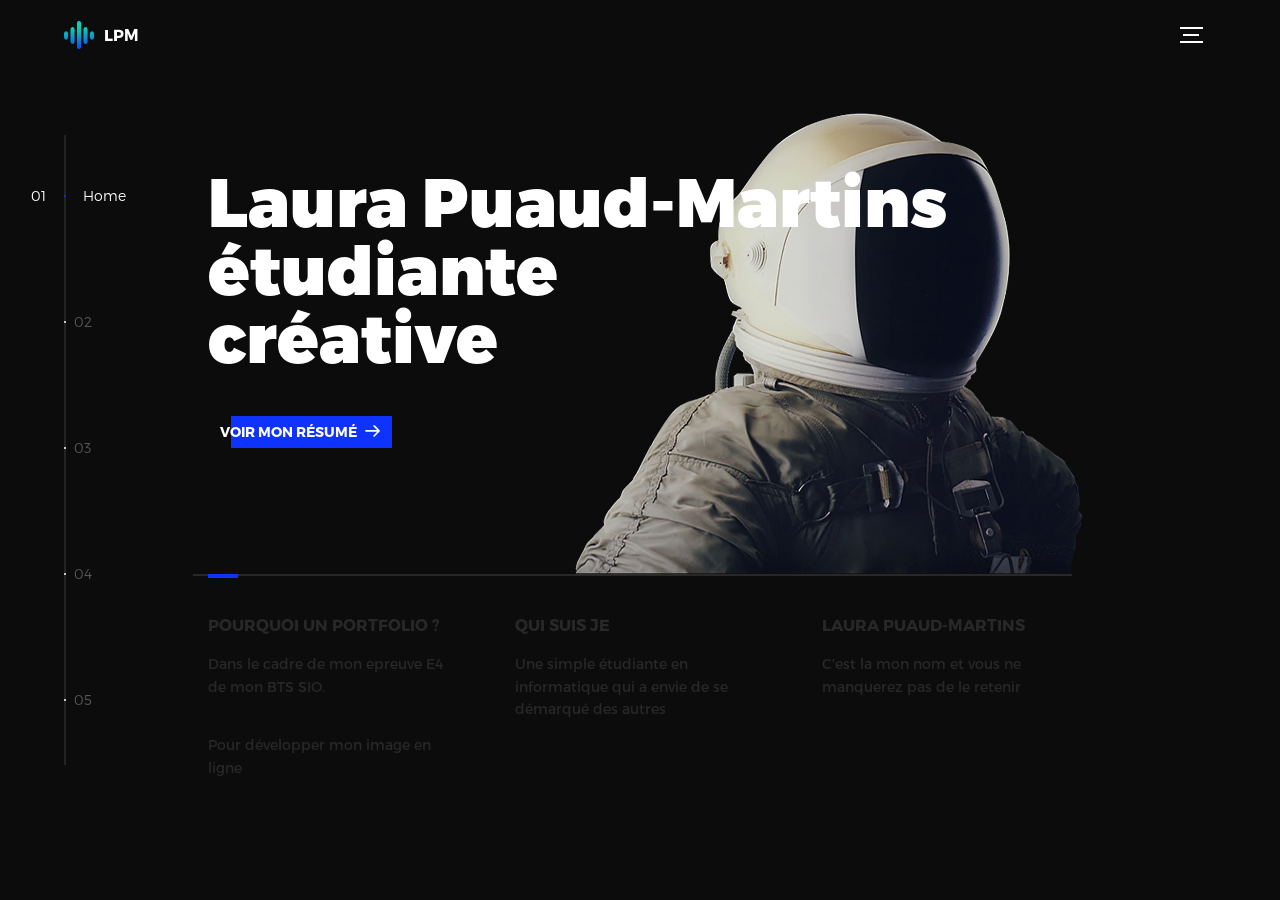
<file: index.html>
<!DOCTYPE html>
<html lang="en">
<head>
  <title>Global</title>
  <meta charset="utf-8">
  <meta name="viewport" content="width=device-width, initial-scale=1">
  <meta http-equiv="X-UA-Compatible" content="IE=edge">
  <meta name="description" content="HTML5 website template">
  <meta name="keywords" content="global, template, html, sass, jquery">
  <meta name="author" content="Bucky Maler">
  <link rel="stylesheet" href="assets/css/main.css">
</head>
<body>

<!-- notification for small viewports and landscape oriented smartphones -->
<div class="device-notification">
  <a class="device-notification--logo" href="#0">
    <img src="assets/img/logo.png" alt="LPM">
    <p>LPM</p>
  </a>
  <p class="device-notification--message">Global has so much to offer that we must request you orient your device to portrait or find a larger screen. You won't be disappointed.</p>
</div>

<div class="perspective effect-rotate-left">
  <div class="container"><div class="outer-nav--return"></div>
    <div id="viewport" class="l-viewport">
      <div class="l-wrapper">
        <header class="header">
          <a class="header--logo" href="#0">
            <img src="assets/img/logo.png" alt="LPM">
            <p>LPM</p>
          </a>
          <button class="header--cta cta">Contacter moi</button>
          <div class="header--nav-toggle">
            <span></span>
          </div>
        </header>
        <nav class="l-side-nav">
          <ul class="side-nav">
            <li class="is-active"><span>Home</span></li>
            <li><span>Works</span></li>
            <li><span>About</span></li>
            <li><span>Contact</span></li>
            <li><span>Resume</span></li>
          </ul>
        </nav>
        <ul class="l-main-content main-content">
          <li class="l-section section section--is-active">
            <div class="intro">
              <div class="intro--banner">
                <h1>Laura Puaud-Martins<br>étudiante<br>créative</h1>
                <button class="cta">Voir Mon résumé
                  <svg version="1.1" id="Layer_1" xmlns="http://www.w3.org/2000/svg" xmlns:xlink="http://www.w3.org/1999/xlink" x="0px" y="0px" viewBox="0 0 150 118" style="enable-background:new 0 0 150 118;" xml:space="preserve">
                  <g transform="translate(0.000000,118.000000) scale(0.100000,-0.100000)">
                    <path d="M870,1167c-34-17-55-57-46-90c3-15,81-100,194-211l187-185l-565-1c-431,0-571-3-590-13c-55-28-64-94-18-137c21-20,33-20,597-20h575l-192-193C800,103,794,94,849,39c20-20,39-29,61-29c28,0,63,30,298,262c147,144,272,271,279,282c30,51,23,60-219,304C947,1180,926,1196,870,1167z"/>
                  </g>
                  </svg>
                  <span class="btn-background"></span>
                </button>
                <img src="assets/img/introduction-visual.png" alt="Welcome">
              </div>
              <div class="intro--options">
                <a href="#0">
                  <h3>Pourquoi un portfolio ?</h3>
                  <p>Dans le cadre de mon epreuve E4 de mon BTS SIO.</p> <br>
                  <p>Pour développer mon image en ligne</p>
                </a>
                <a href="#0">
                  <h3>Qui Suis Je</h3>
                  <p>Une simple étudiante en informatique qui a envie de se démarqué des autres</p>
                </a>
                <a href="#0">
                  <h3>Laura Puaud-Martins</h3>
                  <p>C'est la mon nom et vous ne manquerez pas de le retenir</p>
                </a>
              </div>
            </div>
          </li>
          <li class="l-section section">
            <div class="work">
              <h2>Dernier Projet</h2>
              <div class="work--lockup">
                <ul class="slider">
                  <li class="slider--item slider--item-left">
                    <a href="#0">
                      <div class="slider--item-image">
                        <img src="assets/img/work-victory.jpg" alt="Victory">
                      </div>
                      <p class="slider--item-title">LeReboursAuto</p>
                      <p class="slider--item-description">Application JavaFX d'une simulation d'auto ecole</p>
                    </a>
                  </li>
                  <li class="slider--item slider--item-center">
                    <a href="#0">
                      <div class="slider--item-image">
                        <img src="assets/img/work-metiew-smith.jpg" alt="Metiew and Smith">
                      </div>
                      <p class="slider--item-title">LeReboursFormation</p>
                      <p class="slider--item-description">Application web d'un site de gestion de formations</p>
                    </a>
                  </li>
                  <li class="slider--item slider--item-right">
                    <a href="#0">
                      <div class="slider--item-image">
                        <img src="assets/img/work-alex-nowak.jpg" alt="Alex Nowak">
                      </div>
                      <p class="slider--item-title">EldenDring</p>
                      <p class="slider--item-description">Mini Jeu Java inspiré d'elden ring</p>
                    </a>
                  </li>
                </ul>
                <div class="slider--prev">
                  <svg version="1.1" id="Layer_1" xmlns="http://www.w3.org/2000/svg" xmlns:xlink="http://www.w3.org/1999/xlink" x="0px" y="0px"
                  viewBox="0 0 150 118" style="enable-background:new 0 0 150 118;" xml:space="preserve">
                  <g transform="translate(0.000000,118.000000) scale(0.100000,-0.100000)">
                    <path d="M561,1169C525,1155,10,640,3,612c-3-13,1-36,8-52c8-15,134-145,281-289C527,41,562,10,590,10c22,0,41,9,61,29
                    c55,55,49,64-163,278L296,510h575c564,0,576,0,597,20c46,43,37,109-18,137c-19,10-159,13-590,13l-565,1l182,180
                    c101,99,187,188,193,199c16,30,12,57-12,84C631,1174,595,1183,561,1169z"/>
                  </g>
                  </svg>
                </div>
                <div class="slider--next">
                  <svg version="1.1" id="Layer_1" xmlns="http://www.w3.org/2000/svg" xmlns:xlink="http://www.w3.org/1999/xlink" x="0px" y="0px" viewBox="0 0 150 118" style="enable-background:new 0 0 150 118;" xml:space="preserve">
                  <g transform="translate(0.000000,118.000000) scale(0.100000,-0.100000)">
                    <path d="M870,1167c-34-17-55-57-46-90c3-15,81-100,194-211l187-185l-565-1c-431,0-571-3-590-13c-55-28-64-94-18-137c21-20,33-20,597-20h575l-192-193C800,103,794,94,849,39c20-20,39-29,61-29c28,0,63,30,298,262c147,144,272,271,279,282c30,51,23,60-219,304C947,1180,926,1196,870,1167z"/>
                  </g>
                  </svg>
                </div>
              </div>
            </div>
          </li>
          <li class="l-section section">
            <div class="about">
              <div class="about--banner">
                <h2>We<br>believe in<br>passionate<br>people</h2>
                <a href="#0">Career
                  <span>
                    <svg version="1.1" id="Layer_1" xmlns="http://www.w3.org/2000/svg" xmlns:xlink="http://www.w3.org/1999/xlink" x="0px" y="0px" viewBox="0 0 150 118" style="enable-background:new 0 0 150 118;" xml:space="preserve">
                    <g transform="translate(0.000000,118.000000) scale(0.100000,-0.100000)">
                      <path d="M870,1167c-34-17-55-57-46-90c3-15,81-100,194-211l187-185l-565-1c-431,0-571-3-590-13c-55-28-64-94-18-137c21-20,33-20,597-20h575l-192-193C800,103,794,94,849,39c20-20,39-29,61-29c28,0,63,30,298,262c147,144,272,271,279,282c30,51,23,60-219,304C947,1180,926,1196,870,1167z"/>
                    </g>
                    </svg>
                  </span>
                </a>
                <img src="assets/img/about-visual.png" alt="About Us">
              </div>
              <div class="about--options">
                <a href="#0">
                  <h3>Winners</h3>
                </a>
                <a href="#0">
                  <h3>Philosophy</h3>
                </a>
                <a href="#0">
                  <h3>History</h3>
                </a>
              </div>
            </div>
          </li>
          <li class="l-section section">
            <div class="contact">
              <div class="contact--lockup">
                <div class="modal">
                  <div class="modal--information">
                    <p>Pawia 5, 31-154 Kraków, Poland</p>
                    <a href="mailto:ouremail@gmail.com">ouremail@gmail.com</a>
                    <a href="tel:+148126287560">+48 12 628 75 60</a>
                  </div>
                  <ul class="modal--options">
                    <li><a href="#0">Bēhance</a></li>
                    <li><a href="#0">dribbble</a></li>
                    <li><a href="mailto:ouremail@gmail.com">Contact Us</a></li>
                  </ul>
                </div>
              </div>
            </div>
          </li>
          <li class="l-section section">
            <div class="hire">
              <h2>You want us to do</h2>
              <!-- checkout formspree.io for easy form setup -->
              <form class="work-request">
                <div class="work-request--options">
                  <span class="options-a">
                    <input id="opt-1" type="checkbox" value="app design">
                    <label for="opt-1">
                      <svg version="1.1" id="Layer_1" xmlns="http://www.w3.org/2000/svg" xmlns:xlink="http://www.w3.org/1999/xlink" x="0px" y="0px"
                      viewBox="0 0 150 111" style="enable-background:new 0 0 150 111;" xml:space="preserve">
                      <g transform="translate(0.000000,111.000000) scale(0.100000,-0.100000)">
                        <path d="M950,705L555,310L360,505C253,612,160,700,155,700c-6,0-44-34-85-75l-75-75l278-278L550-5l475,475c261,261,475,480,475,485c0,13-132,145-145,145C1349,1100,1167,922,950,705z"/>
                      </g>
                      </svg>
                      App Design
                    </label>
                    <input id="opt-2" type="checkbox" value="graphic design">
                    <label for="opt-2">
                      <svg version="1.1" id="Layer_1" xmlns="http://www.w3.org/2000/svg" xmlns:xlink="http://www.w3.org/1999/xlink" x="0px" y="0px"
                      viewBox="0 0 150 111" style="enable-background:new 0 0 150 111;" xml:space="preserve">
                      <g transform="translate(0.000000,111.000000) scale(0.100000,-0.100000)">
                        <path d="M950,705L555,310L360,505C253,612,160,700,155,700c-6,0-44-34-85-75l-75-75l278-278L550-5l475,475c261,261,475,480,475,485c0,13-132,145-145,145C1349,1100,1167,922,950,705z"/>
                      </g>
                      </svg>
                      Graphic Design
                    </label>
                    <input id="opt-3" type="checkbox" value="motion design">
                    <label for="opt-3">
                      <svg version="1.1" id="Layer_1" xmlns="http://www.w3.org/2000/svg" xmlns:xlink="http://www.w3.org/1999/xlink" x="0px" y="0px"
                      viewBox="0 0 150 111" style="enable-background:new 0 0 150 111;" xml:space="preserve">
                      <g transform="translate(0.000000,111.000000) scale(0.100000,-0.100000)">
                        <path d="M950,705L555,310L360,505C253,612,160,700,155,700c-6,0-44-34-85-75l-75-75l278-278L550-5l475,475c261,261,475,480,475,485c0,13-132,145-145,145C1349,1100,1167,922,950,705z"/>
                      </g>
                      </svg>
                      Motion Design
                    </label>
                  </span>
                  <span class="options-b">
                    <input id="opt-4" type="checkbox" value="ux design">
                    <label for="opt-4">
                      <svg version="1.1" id="Layer_1" xmlns="http://www.w3.org/2000/svg" xmlns:xlink="http://www.w3.org/1999/xlink" x="0px" y="0px"
                      viewBox="0 0 150 111" style="enable-background:new 0 0 150 111;" xml:space="preserve">
                      <g transform="translate(0.000000,111.000000) scale(0.100000,-0.100000)">
                        <path d="M950,705L555,310L360,505C253,612,160,700,155,700c-6,0-44-34-85-75l-75-75l278-278L550-5l475,475c261,261,475,480,475,485c0,13-132,145-145,145C1349,1100,1167,922,950,705z"/>
                      </g>
                      </svg>
                      UX Design
                    </label>
                    <input id="opt-5" type="checkbox" value="webdesign">
                    <label for="opt-5">
                      <svg version="1.1" id="Layer_1" xmlns="http://www.w3.org/2000/svg" xmlns:xlink="http://www.w3.org/1999/xlink" x="0px" y="0px"
                      viewBox="0 0 150 111" style="enable-background:new 0 0 150 111;" xml:space="preserve">
                      <g transform="translate(0.000000,111.000000) scale(0.100000,-0.100000)">
                        <path d="M950,705L555,310L360,505C253,612,160,700,155,700c-6,0-44-34-85-75l-75-75l278-278L550-5l475,475c261,261,475,480,475,485c0,13-132,145-145,145C1349,1100,1167,922,950,705z"/>
                      </g>
                      </svg>
                      Webdesign
                    </label>
                    <input id="opt-6" type="checkbox" value="marketing">
                    <label for="opt-6">
                      <svg version="1.1" id="Layer_1" xmlns="http://www.w3.org/2000/svg" xmlns:xlink="http://www.w3.org/1999/xlink" x="0px" y="0px"
                      viewBox="0 0 150 111" style="enable-background:new 0 0 150 111;" xml:space="preserve">
                      <g transform="translate(0.000000,111.000000) scale(0.100000,-0.100000)">
                        <path d="M950,705L555,310L360,505C253,612,160,700,155,700c-6,0-44-34-85-75l-75-75l278-278L550-5l475,475c261,261,475,480,475,485c0,13-132,145-145,145C1349,1100,1167,922,950,705z"/>
                      </g>
                      </svg>
                      Marketing
                    </label>
                  </span>
                </div>
                <div class="work-request--information">
                  <div class="information-name">
                    <input id="name" type="text" spellcheck="false">
                    <label for="name">Name</label>
                  </div>
                  <div class="information-email">
                    <input id="email" type="email" spellcheck="false">
                    <label for="email">Email</label>
                  </div>
                </div>
                <input type="submit" value="Send Request">
              </form>
            </div>
          </li>
        </ul>
      </div>
    </div>
  </div>
  <ul class="outer-nav">
    <li class="is-active">Home</li>
    <li>Works</li>
    <li>About</li>
    <li>Contact</li>
    <li>Hire us</li>
  </ul>
</div>

<script src="https://ajax.googleapis.com/ajax/libs/jquery/2.2.4/jquery.min.js"></script>
<script>window.jQuery || document.write('<script src="assets/js/vendor/jquery-2.2.4.min.js"><\/script>')</script>
<script src="assets/js/functions-min.js"></script>
</body>
</html>
</file>
<file: assets/css/main.css>
@font-face{font-family:'Montserrat';src:url("fonts/Montserrat-Black.eot");src:local("☺"),url("fonts/Montserrat-Black.woff") format("woff"),url("fonts/Montserrat-Black.ttf") format("truetype"),url("fonts/Montserrat-Black.svg") format("svg");font-weight:900;font-style:normal}@font-face{font-family:'Montserrat';src:url("fonts/Montserrat-Bold.eot");src:local("☺"),url("fonts/Montserrat-Bold.woff") format("woff"),url("fonts/Montserrat-Bold.ttf") format("truetype"),url("fonts/Montserrat-Bold.svg") format("svg");font-weight:700;font-style:normal}@font-face{font-family:'Montserrat';src:url("fonts/Montserrat-Regular.eot");src:local("☺"),url("fonts/Montserrat-Regular.woff") format("woff"),url("fonts/Montserrat-Regular.ttf") format("truetype"),url("fonts/Montserrat-Regular.svg") format("svg");font-weight:400;font-style:normal}@font-face{font-family:'Montserrat';src:url("fonts/Montserrat-Light.eot");src:local("☺"),url("fonts/Montserrat-Light.woff") format("woff"),url("fonts/Montserrat-Light.ttf") format("truetype"),url("fonts/Montserrat-Light.svg") format("svg");font-weight:300;font-style:normal}/*! normalize.css v3.0.2 | MIT License | git.io/normalize */html{font-family:sans-serif;-ms-text-size-adjust:100%;-webkit-text-size-adjust:100%}body{margin:0}article,aside,details,figcaption,figure,footer,header,hgroup,main,menu,nav,section,summary{display:block}audio,canvas,progress,video{display:inline-block;vertical-align:baseline}audio:not([controls]){display:none;height:0}[hidden],template{display:none}a{background-color:transparent}a:active,a:hover{outline:0}abbr[title]{border-bottom:1px dotted}b,strong{font-weight:bold}dfn{font-style:italic}h1{font-size:2em;margin:0.67em 0}mark{background:#ff0;color:#000}small{font-size:80%}sub,sup{font-size:75%;line-height:0;position:relative;vertical-align:baseline}sup{top:-0.5em}sub{bottom:-0.25em}img{border:0}svg:not(:root){overflow:hidden}figure{margin:1em 40px}hr{box-sizing:content-box;height:0}pre{overflow:auto}code,kbd,pre,samp{font-family:monospace, monospace;font-size:1em}button,input,optgroup,select,textarea{color:inherit;font:inherit;margin:0}button{overflow:visible}button,select{text-transform:none}button,html input[type="button"],input[type="reset"],input[type="submit"]{-webkit-appearance:button;cursor:pointer}button[disabled],html input[disabled]{cursor:default}button::-moz-focus-inner,input::-moz-focus-inner{border:0;padding:0}input{line-height:normal}input[type="checkbox"],input[type="radio"]{box-sizing:border-box;padding:0}input[type="number"]::-webkit-inner-spin-button,input[type="number"]::-webkit-outer-spin-button{height:auto}input[type="search"]{-webkit-appearance:textfield;box-sizing:content-box}input[type="search"]::-webkit-search-cancel-button,input[type="search"]::-webkit-search-decoration{-webkit-appearance:none}fieldset{border:1px solid #c0c0c0;margin:0 2px;padding:0.35em 0.625em 0.75em}legend{border:0;padding:0}textarea{overflow:auto}optgroup{font-weight:bold}table{border-collapse:collapse;border-spacing:0}td,th{padding:0}::-moz-selection{background:#FFF498}::selection{background:#FFF498}::-moz-selection{background:#FFF498}img::-moz-selection{background:transparent}img::selection{background:transparent}img::-moz-selection{background:transparent}body{-webkit-tap-highlight-color:#FFF498}body{background-color:#0c0c0c;font-size:14px;line-height:1.6;font-family:"Montserrat",sans-serif;color:#fff;-webkit-font-smoothing:antialiased;-webkit-text-size-adjust:100%}.l-viewport{position:relative;width:100%;height:100vh;box-shadow:0 0 45px 5px rgba(0,0,0,0.85);overflow:hidden}.l-wrapper{position:relative;width:1440px;max-width:90%;height:100%;margin:0 auto}.l-side-nav{position:absolute;left:0;display:-webkit-box;display:-webkit-flex;display:-ms-flexbox;display:flex;height:100%;-webkit-box-align:center;-webkit-align-items:center;-ms-flex-align:center;align-items:center}.l-side-nav::before{content:"";position:absolute;top:50%;left:0;-webkit-transform:translateY(-50%);transform:translateY(-50%);width:2px;height:70%;max-height:750px;background-color:#555;opacity:.35;z-index:10}@media (max-width: 1180px){.l-side-nav{display:none}}.l-main-content{position:relative;width:100%;height:100%;margin:0;padding:0;list-style:none}.l-section{position:absolute;width:100%;height:100%}.device-notification{display:none;position:fixed;top:0;left:0;width:100%;height:100%;-webkit-box-orient:vertical;-webkit-box-direction:normal;-webkit-flex-direction:column;-ms-flex-direction:column;flex-direction:column;-webkit-box-align:center;-webkit-align-items:center;-ms-flex-align:center;-ms-grid-row-align:center;align-items:center;-webkit-box-pack:center;-webkit-justify-content:center;-ms-flex-pack:center;justify-content:center;background-color:#0c0c0c;z-index:12}.device-notification--logo{display:-webkit-box;display:-webkit-flex;display:-ms-flexbox;display:flex;-webkit-box-align:center;-webkit-align-items:center;-ms-flex-align:center;align-items:center;text-decoration:none;color:#fff}.device-notification--logo p{margin:0 0 0 10px;font-size:16px;font-weight:700;text-transform:uppercase}.device-notification--message{width:70%;margin:30px 0 0 0;font-weight:700;text-align:center}@media (max-width: 767px) and (min-width: 601px) and (max-height: 680px){.device-notification{display:-webkit-box;display:-webkit-flex;display:-ms-flexbox;display:flex}}@media (max-width: 600px) and (min-width: 480px) and (max-height: 580px){.device-notification{display:-webkit-box;display:-webkit-flex;display:-ms-flexbox;display:flex}}@media (max-width: 736px) and (min-width: 360px) and (orientation: landscape){.device-notification{display:-webkit-box;display:-webkit-flex;display:-ms-flexbox;display:flex}}@media(max-width: 359px){.device-notification{display:-webkit-box;display:-webkit-flex;display:-ms-flexbox;display:flex}}.section{opacity:0;visibility:hidden;-webkit-transition:opacity .4s ease-in-out,visibility 0s .4s;transition:opacity .4s ease-in-out,visibility 0s .4s}.section--is-active{opacity:1;visibility:visible;z-index:1;-webkit-transition:opacity .4s ease-in-out .4s;transition:opacity .4s ease-in-out .4s}.section--next{-webkit-transform:translateY(-45px);transform:translateY(-45px);-webkit-transition:-webkit-transform .4s ease-in-out;transition:-webkit-transform .4s ease-in-out;transition:transform .4s ease-in-out;transition:transform .4s ease-in-out, -webkit-transform .4s ease-in-out}.section--prev{-webkit-transform:translateY(45px);transform:translateY(45px);-webkit-transition:-webkit-transform .4s ease-in-out;transition:-webkit-transform .4s ease-in-out;transition:transform .4s ease-in-out;transition:transform .4s ease-in-out, -webkit-transform .4s ease-in-out}.header{position:absolute;top:0;left:0;display:-webkit-box;display:-webkit-flex;display:-ms-flexbox;display:flex;width:100%;height:70px;-webkit-box-align:center;-webkit-align-items:center;-ms-flex-align:center;align-items:center;-webkit-box-pack:justify;-webkit-justify-content:space-between;-ms-flex-pack:justify;justify-content:space-between;z-index:10}.header--logo{display:-webkit-box;display:-webkit-flex;display:-ms-flexbox;display:flex;-webkit-box-align:center;-webkit-align-items:center;-ms-flex-align:center;align-items:center;text-decoration:none;color:#fff}.header--logo p{margin:0 0 0 10px;font-size:16px;font-weight:700;text-transform:uppercase}.header--nav-toggle{display:-webkit-box;display:-webkit-flex;display:-ms-flexbox;display:flex;width:50px;height:50px;-webkit-box-orient:vertical;-webkit-box-direction:normal;-webkit-flex-direction:column;-ms-flex-direction:column;flex-direction:column;-webkit-box-align:center;-webkit-align-items:center;-ms-flex-align:center;align-items:center;-webkit-box-pack:center;-webkit-justify-content:center;-ms-flex-pack:center;justify-content:center;cursor:pointer}.header--nav-toggle span,.header--nav-toggle::before,.header--nav-toggle::after{content:"";position:relative;width:16px;height:2px;background-color:#fff}.header--nav-toggle::before{bottom:5px;width:23px}.header--nav-toggle::after{top:5px;width:23px}.header--cta{position:absolute;top:50%;left:50%;-webkit-transform:translate(-50%, -50%);transform:translate(-50%, -50%);padding:0 20px;line-height:30px;text-decoration:none;color:#fff;font-weight:700;text-transform:uppercase;background-color:#0f33ff;border:none;opacity:0;visibility:hidden;-webkit-transition:opacity .4s ease-in-out,visibility 0s .4s;transition:opacity .4s ease-in-out,visibility 0s .4s}.header--cta:focus{outline:none}.header--cta.is-active{opacity:1;visibility:visible;-webkit-transition:opacity .4s ease-in-out .4s;transition:opacity .4s ease-in-out .4s}@media (max-width: 767px){.header--cta{display:none}}.side-nav{position:relative;display:-webkit-box;display:-webkit-flex;display:-ms-flexbox;display:flex;width:100px;height:70%;max-height:750px;-webkit-box-orient:vertical;-webkit-box-direction:normal;-webkit-flex-direction:column;-ms-flex-direction:column;flex-direction:column;-webkit-justify-content:space-around;-ms-flex-pack:distribute;justify-content:space-around;margin:0;padding:0;list-style-position:inside;z-index:10}.side-nav>li{position:relative;top:-5px;color:#fff;font-size:6px;cursor:pointer}.side-nav>li span{position:relative;top:3px;left:10px;color:#fff;font-size:14px;font-weight:300;opacity:0;visibility:hidden}.side-nav>li::before{position:absolute;top:3px;left:10px;color:#555;font-size:14px;font-weight:300}.side-nav li:nth-child(1)::before{content:"01"}.side-nav li:nth-child(2)::before{content:"02"}.side-nav li:nth-child(3)::before{content:"03"}.side-nav li:nth-child(4)::before{content:"04"}.side-nav li:nth-child(5)::before{content:"05"}.side-nav li.is-active{color:#0f33ff;-webkit-transition:color .4s ease-in-out;transition:color .4s ease-in-out}.side-nav li.is-active span{opacity:1;visibility:visible;-webkit-transition:opacity .4s ease-in-out;transition:opacity .4s ease-in-out}.side-nav li.is-active::before{left:-33px;color:#fff}.intro{position:relative;display:-webkit-box;display:-webkit-flex;display:-ms-flexbox;display:flex;width:900px;max-width:75%;height:100%;-webkit-box-orient:vertical;-webkit-box-direction:normal;-webkit-flex-direction:column;-ms-flex-direction:column;flex-direction:column;-webkit-box-pack:center;-webkit-justify-content:center;-ms-flex-pack:center;justify-content:center;margin:0 auto}@media (max-width: 1180px){.intro{max-width:100%}}.intro--banner{position:relative;height:475px}.intro--banner::before{content:"";position:absolute;bottom:20px;left:-15px;right:0;height:2px;background-color:#282828}.intro--banner::after{content:"";position:absolute;bottom:18px;left:0;width:30px;height:4px;background-color:#0f33ff}.intro--banner h1{position:relative;font-size:68px;font-weight:900;line-height:1;z-index:1}.intro--banner button{position:relative;padding:5px 17px 5px 12px;font-weight:700;text-transform:uppercase;background-color:transparent;border:none}.intro--banner button .btn-background{position:absolute;top:0;left:23px;right:0;height:100%;background-color:#0f33ff;z-index:-1;-webkit-transition:left .2s ease-in-out;transition:left .2s ease-in-out}.intro--banner button:hover .btn-background{left:0}.intro--banner button:focus{outline:none}.intro--banner button svg{position:relative;left:5px;width:15px;fill:#fff}.intro--banner img{position:absolute;bottom:21px;right:-12px}.intro--options{display:-webkit-box;display:-webkit-flex;display:-ms-flexbox;display:flex;-webkit-box-pack:justify;-webkit-justify-content:space-between;-ms-flex-pack:justify;justify-content:space-between;margin:0;padding:0;list-style:none}.intro--options>a{max-width:250px;text-decoration:none;color:#282828;-webkit-transition:color .2s ease-in-out;transition:color .2s ease-in-out}.intro--options>a:hover{color:#fff}.intro--options h3{font-size:16px;text-transform:uppercase}.intro--options p{margin-bottom:0}@media (max-width: 900px){.intro--banner{height:380px}.intro--banner h1{font-size:55px}.intro--banner img{width:430px}.intro--options>a{margin-right:30px}.intro--options>a:last-child{margin-right:0}}@media (max-width: 767px){.intro--banner{height:305px}.intro--banner h1{font-size:44px}.intro--banner img{width:330px}.intro--options{display:block}.intro--options>a{display:block;max-width:100%;margin:0 0 30px 0}.intro--options>a:last-child{margin-bottom:0}}@media (max-width: 600px){.intro--banner{height:360px}.intro--banner h1{font-size:55px}.intro--banner img{display:none}}@media (max-width: 600px) and (max-height: 750px){.intro--banner{height:auto}.intro--banner::before,.intro--banner::after{display:none}.intro--banner h1{margin-top:0}.intro--options{display:none}}.work{position:relative;display:-webkit-box;display:-webkit-flex;display:-ms-flexbox;display:flex;width:960px;max-width:80%;height:100%;-webkit-box-orient:vertical;-webkit-box-direction:normal;-webkit-flex-direction:column;-ms-flex-direction:column;flex-direction:column;-webkit-box-pack:center;-webkit-justify-content:center;-ms-flex-pack:center;justify-content:center;margin:0 auto}@media (max-width: 1180px){.work{max-width:100%}}.work h2{margin:0 0 20px 0;font-size:30px;text-align:center}.work--lockup{position:relative}.work--lockup .slider{position:relative;display:-webkit-box;display:-webkit-flex;display:-ms-flexbox;display:flex;width:80%;margin:0 auto;padding:0;list-style:none}.work--lockup .slider--item{position:absolute;display:none;text-align:center}.work--lockup .slider--item a{text-decoration:none;color:#858585}.work--lockup .slider--item-title{margin-top:10px;font-size:12px;font-weight:700;text-transform:uppercase}.work--lockup .slider--item-description{display:none;max-width:250px;margin:0 auto}.work--lockup .slider--item-image{width:150px;height:150px;margin:0 auto;border-radius:50%;overflow:hidden}.work--lockup .slider--item-image img{width:100%}.work--lockup .slider--item-left{top:50%;left:0;-webkit-transform:translateY(-50%);transform:translateY(-50%);display:block}.work--lockup .slider--item-right{top:50%;right:0;-webkit-transform:translateY(-50%);transform:translateY(-50%);display:block}.work--lockup .slider--item-center{position:relative;top:30px;left:50%;-webkit-transform:translateX(-50%);transform:translateX(-50%);display:block}.work--lockup .slider--item-center a{color:#fff}.work--lockup .slider--item-center .slider--item-title{margin-top:25px;font-size:16px}.work--lockup .slider--item-center .slider--item-description{display:block}.work--lockup .slider--item-center .slider--item-image{width:300px;height:300px}.work--lockup .slider--next,.work--lockup .slider--prev{position:absolute;top:160px;display:-webkit-box;display:-webkit-flex;display:-ms-flexbox;display:flex;width:50px;height:50px;-webkit-box-align:center;-webkit-align-items:center;-ms-flex-align:center;align-items:center;-webkit-box-pack:center;-webkit-justify-content:center;-ms-flex-pack:center;justify-content:center;background-color:#282828;border-radius:50%;cursor:pointer}.work--lockup .slider--next svg,.work--lockup .slider--prev svg{width:20px;fill:#fff}.work--lockup .slider--next{right:0}.work--lockup .slider--prev{left:0}@media (max-width: 900px){.work--lockup .slider--item-image{width:120px;height:120px}.work--lockup .slider--item-center .slider--item-image{width:240px;height:240px}.work--lockup .slider--next,.work--lockup .slider--prev{top:130px}}@media (max-width: 767px){.work--lockup .slider{width:75%}.work--lockup .slider--item-image{width:90px;height:90px}.work--lockup .slider--item-center .slider--item-image{width:190px;height:190px}.work--lockup .slider--next,.work--lockup .slider--prev{top:105px}}@media (max-width: 600px){.work--lockup .slider{width:auto}.work--lockup .slider--item-left,.work--lockup .slider--item-right{display:none}}.about{position:relative;display:-webkit-box;display:-webkit-flex;display:-ms-flexbox;display:flex;width:900px;max-width:75%;height:100%;-webkit-box-orient:vertical;-webkit-box-direction:normal;-webkit-flex-direction:column;-ms-flex-direction:column;flex-direction:column;-webkit-box-pack:center;-webkit-justify-content:center;-ms-flex-pack:center;justify-content:center;margin:0 auto}@media (max-width: 1180px){.about{max-width:100%}}.about--banner{position:relative;height:475px}.about--banner::before{content:"";position:absolute;top:20px;left:200px;-webkit-transform:rotate(-25deg);transform:rotate(-25deg);border:5px solid #0f33ff;border-right-color:transparent;border-bottom-color:transparent}.about--banner::after{content:"";position:absolute;top:75px;left:400px;-webkit-transform:rotate(45deg);transform:rotate(45deg);width:10px;height:10px;background-color:#0f33ff}.about--banner h2{position:relative;margin-top:35px;font-size:68px;font-weight:900;line-height:1;z-index:1}.about--banner h2::before{content:"";position:absolute;top:60px;left:268px;width:30px;height:30px;background-color:#0f33ff;border-radius:50%}.about--banner h2::after{content:"";position:absolute;top:255px;left:255px;width:10px;height:10px;background-color:#0f33ff}.about--banner a{padding:5px 17px 5px 0;text-decoration:none;color:#fff;font-weight:700;text-transform:uppercase;background-color:transparent}.about--banner a:hover svg{left:10px}.about--banner a svg{position:relative;left:5px;width:15px;fill:#fff;-webkit-transition:left .2s ease-in-out;transition:left .2s ease-in-out}.about--banner img{position:absolute;bottom:-90px;right:-12px}.about--options{display:-webkit-box;display:-webkit-flex;display:-ms-flexbox;display:flex;max-width:600px;-webkit-box-pack:justify;-webkit-justify-content:space-between;-ms-flex-pack:justify;justify-content:space-between;margin:0;padding:0;list-style:none}.about--options>a{position:relative;width:150px;height:75px;text-decoration:none;color:#fff;border:10px solid #0f33ff;background-position:center;background-size:cover;background-repeat:no-repeat}.about--options>a:nth-child(1){background-image:url("../img/about-winners.jpg")}.about--options>a:nth-child(2){background-image:url("../img/about-philosophy.jpg")}.about--options>a:nth-child(3){background-image:url("../img/about-history.jpg")}.about--options>a:hover h3{bottom:-50px}.about--options h3{position:absolute;bottom:-38px;left:10px;font-size:16px;text-transform:uppercase;-webkit-transition:bottom .2s ease-in-out,left .2s ease-in-out;transition:bottom .2s ease-in-out,left .2s ease-in-out}@media (max-width: 767px){.about--banner{height:305px}.about--banner::before{top:0;left:125px}.about--banner::after{top:35px;left:260px}.about--banner h2{margin-top:10px;font-size:44px}.about--banner h2::before{top:28px;left:168px}.about--banner h2::after{top:163px;left:163px}.about--banner img{width:315px}}@media (max-width: 600px){.about--banner{height:auto}.about--banner::before{left:155px}.about--banner::after{left:310px}.about--banner h2{margin-top:0;font-size:55px}.about--banner h2::before{top:43px;left:214px}.about--banner h2::after{top:205px;left:205px}.about--banner img{display:none}.about--options{display:none}}.contact{position:fixed;top:0;left:0;width:100%;height:100%;background-image:url("../img/contact-visual.png");background-position:center;background-size:cover;background-repeat:no-repeat}.contact--lockup{position:relative;display:-webkit-box;display:-webkit-flex;display:-ms-flexbox;display:flex;width:900px;max-width:75%;height:100%;-webkit-box-align:center;-webkit-align-items:center;-ms-flex-align:center;align-items:center;-webkit-box-pack:end;-webkit-justify-content:flex-end;-ms-flex-pack:end;justify-content:flex-end;margin:0 auto}@media (max-width: 1180px){.contact--lockup{max-width:90%}}@media (max-width: 767px){.contact--lockup{-webkit-box-pack:center;-webkit-justify-content:center;-ms-flex-pack:center;justify-content:center}}.contact--lockup .modal{padding:45px 45px;text-align:center;background-color:#0c0c0c;box-shadow:0 0 30px 0 rgba(0,0,0,0.75)}.contact--lockup .modal--information p,.contact--lockup .modal--information a{display:block;margin:14px 0;text-decoration:none;color:#fff;font-weight:700}.contact--lockup .modal--information p{margin-top:0}.contact--lockup .modal--options{margin:0;padding:0;list-style:none}.contact--lockup .modal--options>li{width:130px;margin:0 auto 25px auto}.contact--lockup .modal--options li:nth-child(1){background-color:#1769ff}.contact--lockup .modal--options li:nth-child(2){background-color:#ea4c89}.contact--lockup .modal--options li:nth-child(3){margin-bottom:0;background-color:#0f33ff;text-transform:uppercase}.contact--lockup .modal--options a{display:block;width:100%;padding:8px 0;text-decoration:none;color:#fff;font-weight:700}.hire{position:relative;display:-webkit-box;display:-webkit-flex;display:-ms-flexbox;display:flex;width:700px;max-width:75%;height:100%;-webkit-box-orient:vertical;-webkit-box-direction:normal;-webkit-flex-direction:column;-ms-flex-direction:column;flex-direction:column;-webkit-box-pack:center;-webkit-justify-content:center;-ms-flex-pack:center;justify-content:center;margin:0 auto}@media (max-width: 1180px){.hire{max-width:100%}}.hire h2{margin:0 0 20px 0;font-size:30px;text-align:center}.work-request{display:-webkit-box;display:-webkit-flex;display:-ms-flexbox;display:flex;width:100%;-webkit-box-orient:vertical;-webkit-box-direction:normal;-webkit-flex-direction:column;-ms-flex-direction:column;flex-direction:column;-webkit-box-align:center;-webkit-align-items:center;-ms-flex-align:center;align-items:center;color:#fff}.work-request input[type="submit"]{width:400px;max-width:100%;line-height:50px;font-size:16px;font-weight:700;text-transform:uppercase;background-color:#0f33ff;border:none;border-radius:0}.work-request input[type="submit"]:focus{outline:none}.work-request--options{display:-webkit-box;display:-webkit-flex;display:-ms-flexbox;display:flex;width:100%;-webkit-box-orient:vertical;-webkit-box-direction:normal;-webkit-flex-direction:column;-ms-flex-direction:column;flex-direction:column;-webkit-box-align:center;-webkit-align-items:center;-ms-flex-align:center;align-items:center;margin:30px 0}.work-request--options .options-a{display:-webkit-box;display:-webkit-flex;display:-ms-flexbox;display:flex;width:100%;-webkit-box-pack:justify;-webkit-justify-content:space-between;-ms-flex-pack:justify;justify-content:space-between}.work-request--options .options-b{display:-webkit-box;display:-webkit-flex;display:-ms-flexbox;display:flex;width:72%;-webkit-flex-wrap:wrap;-ms-flex-wrap:wrap;flex-wrap:wrap;-webkit-justify-content:space-around;-ms-flex-pack:distribute;justify-content:space-around}.work-request--options label{display:block;width:200px;margin-bottom:30px;line-height:50px;font-size:16px;font-weight:700;text-align:center;border:2px solid #fff;cursor:pointer;-webkit-transition:background-color .2s ease-in-out,border-color .2s ease-in-out;transition:background-color .2s ease-in-out,border-color .2s ease-in-out}.work-request--options label svg{position:relative;left:-5px;width:0;fill:#fff;-webkit-transition:width .2s ease-in-out;transition:width .2s ease-in-out}.work-request--options input[type="checkbox"]{display:none}.work-request--options input[type="checkbox"]:checked+label{background-color:#0f33ff;border-color:#0f33ff}.work-request--options input[type="checkbox"]:checked+label svg{width:15px}.work-request--information{display:-webkit-box;display:-webkit-flex;display:-ms-flexbox;display:flex;width:100%;-webkit-box-pack:justify;-webkit-justify-content:space-between;-ms-flex-pack:justify;justify-content:space-between;margin-bottom:60px}.work-request--information .information-name,.work-request--information .information-email{position:relative;width:45%;height:50px;font-size:30px;font-weight:300}.work-request--information input[type="text"],.work-request--information input[type="email"]{width:100%;padding:0 0 5px 0;background-color:transparent;border:none;border-bottom:1px solid #fff;border-radius:0}.work-request--information input[type="text"]:focus,.work-request--information input[type="email"]:focus{outline:none;background-color:#0c0c0c}.work-request--information label{position:absolute;top:0;left:0;pointer-events:none;-webkit-transition:top .2s ease-in-out,font-size .2s ease-in-out;transition:top .2s ease-in-out,font-size .2s ease-in-out}.work-request--information input:focus+label,.work-request--information input.has-value+label{top:-15px;font-size:14px}@media (max-width: 767px){.work-request--options{-webkit-box-orient:horizontal;-webkit-box-direction:normal;-webkit-flex-direction:row;-ms-flex-direction:row;flex-direction:row;-webkit-justify-content:space-around;-ms-flex-pack:distribute;justify-content:space-around}.work-request--options .options-a,.work-request--options .options-b{display:block;width:auto}}@media (max-width: 600px){.work-request--options{margin:20px 0}}@media (max-width: 600px) and (max-width: 415px){.work-request--options{-webkit-box-pack:justify;-webkit-justify-content:space-between;-ms-flex-pack:justify;justify-content:space-between}}@media (max-width: 600px){.work-request--options label{width:150px;margin-bottom:15px;font-size:14px}.work-request--options input[type="checkbox"]:checked+label svg{width:12px}.work-request--information{margin-bottom:30px}.work-request--information .information-name,.work-request--information .information-email{height:40px;font-size:24px}}.perspective{position:relative;width:100%;height:100%;overflow:hidden}.perspective--modalview{position:fixed;-webkit-perspective:1500px;perspective:1500px}.container{position:relative;-webkit-transform:translateZ(0) translateX(0) rotateY(0deg);transform:translateZ(0) translateX(0) rotateY(0deg);min-height:100%;outline:30px solid #0f33ff;-webkit-transition:-webkit-transform .4s;transition:-webkit-transform .4s;transition:transform .4s;transition:transform .4s, -webkit-transform .4s}.modalview .container{position:absolute;width:100%;height:100%;overflow:hidden;-webkit-backface-visibility:hidden;backface-visibility:hidden}.effect-rotate-left .container{-webkit-transform-origin:0% 50%;transform-origin:0% 50%;-webkit-transition:-webkit-transform .4s;transition:-webkit-transform .4s;transition:transform .4s;transition:transform .4s, -webkit-transform .4s}.effect-rotate-left--animate .container{-webkit-transform:translateZ(-1800px) translateX(-50%) rotateY(45deg);transform:translateZ(-1800px) translateX(-50%) rotateY(45deg);outline:30px solid #0f33ff}.outer-nav{position:absolute;top:50%;left:55%;-webkit-transform:translateY(-50%);transform:translateY(-50%);-webkit-transform-style:preserve-3d;transform-style:preserve-3d;margin:0;padding:0;list-style:none;text-align:center;visibility:hidden;-webkit-transition:visibility 0s .2s;transition:visibility 0s .2s}.outer-nav.is-vis{visibility:visible}.outer-nav--return{position:absolute;top:0;left:0;width:100%;height:100%;display:none;cursor:pointer;z-index:11}.outer-nav--return.is-vis{display:block}.outer-nav>li{-webkit-transform-style:preserve-3d;transform-style:preserve-3d;-webkit-transform:translateX(350px) translateZ(-1000px);transform:translateX(350px) translateZ(-1000px);font-size:55px;font-weight:900;opacity:0;cursor:pointer;-webkit-transition:opacity .2s,-webkit-transform .2s;transition:opacity .2s,-webkit-transform .2s;transition:transform .2s,opacity .2s;transition:transform .2s,opacity .2s,-webkit-transform .2s}.outer-nav>li.is-vis{-webkit-transform:translateX(0) translateZ(0);transform:translateX(0) translateZ(0);opacity:1;-webkit-transition:opacity .4s,-webkit-transform .4s;transition:opacity .4s,-webkit-transform .4s;transition:transform .4s,opacity .4s;transition:transform .4s,opacity .4s,-webkit-transform .4s}.outer-nav>li::before{content:"";position:absolute;top:50%;left:50%;-webkit-transform:translate(-50%, -25%);transform:translate(-50%, -25%);width:110%;height:15px;opacity:0;background-color:#0f33ff}.outer-nav>li.is-active::before{opacity:1}@media (max-width: 767px){.outer-nav>li{font-size:44px}}@media (max-width: 600px){.outer-nav>li{font-size:34px}}.outer-nav li.is-vis:nth-child(2){-webkit-transition-delay:.04s;transition-delay:.04s}.outer-nav li.is-vis:nth-child(3){-webkit-transition-delay:.08s;transition-delay:.08s}.outer-nav li.is-vis:nth-child(4){-webkit-transition-delay:.12s;transition-delay:.12s}.outer-nav li.is-vis:nth-child(5){-webkit-transition-delay:.16s;transition-delay:.16s}
</file>
